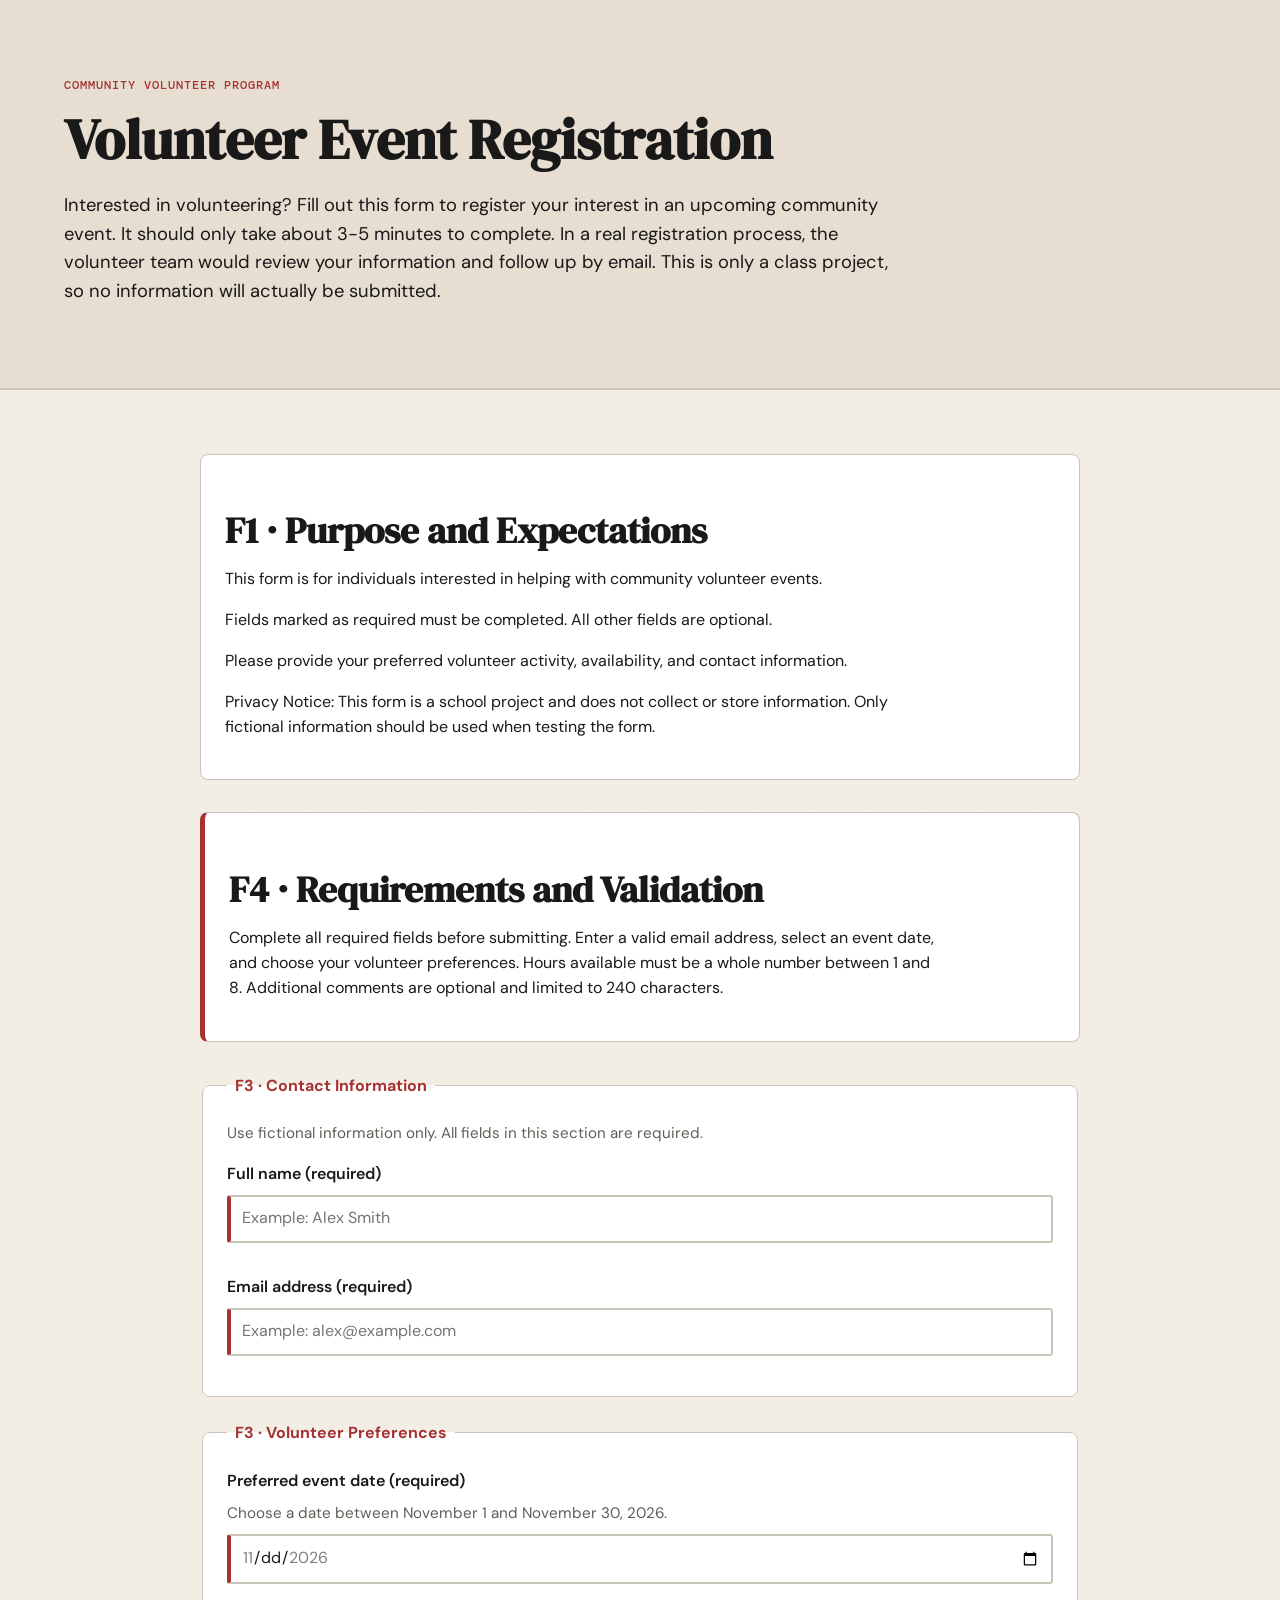
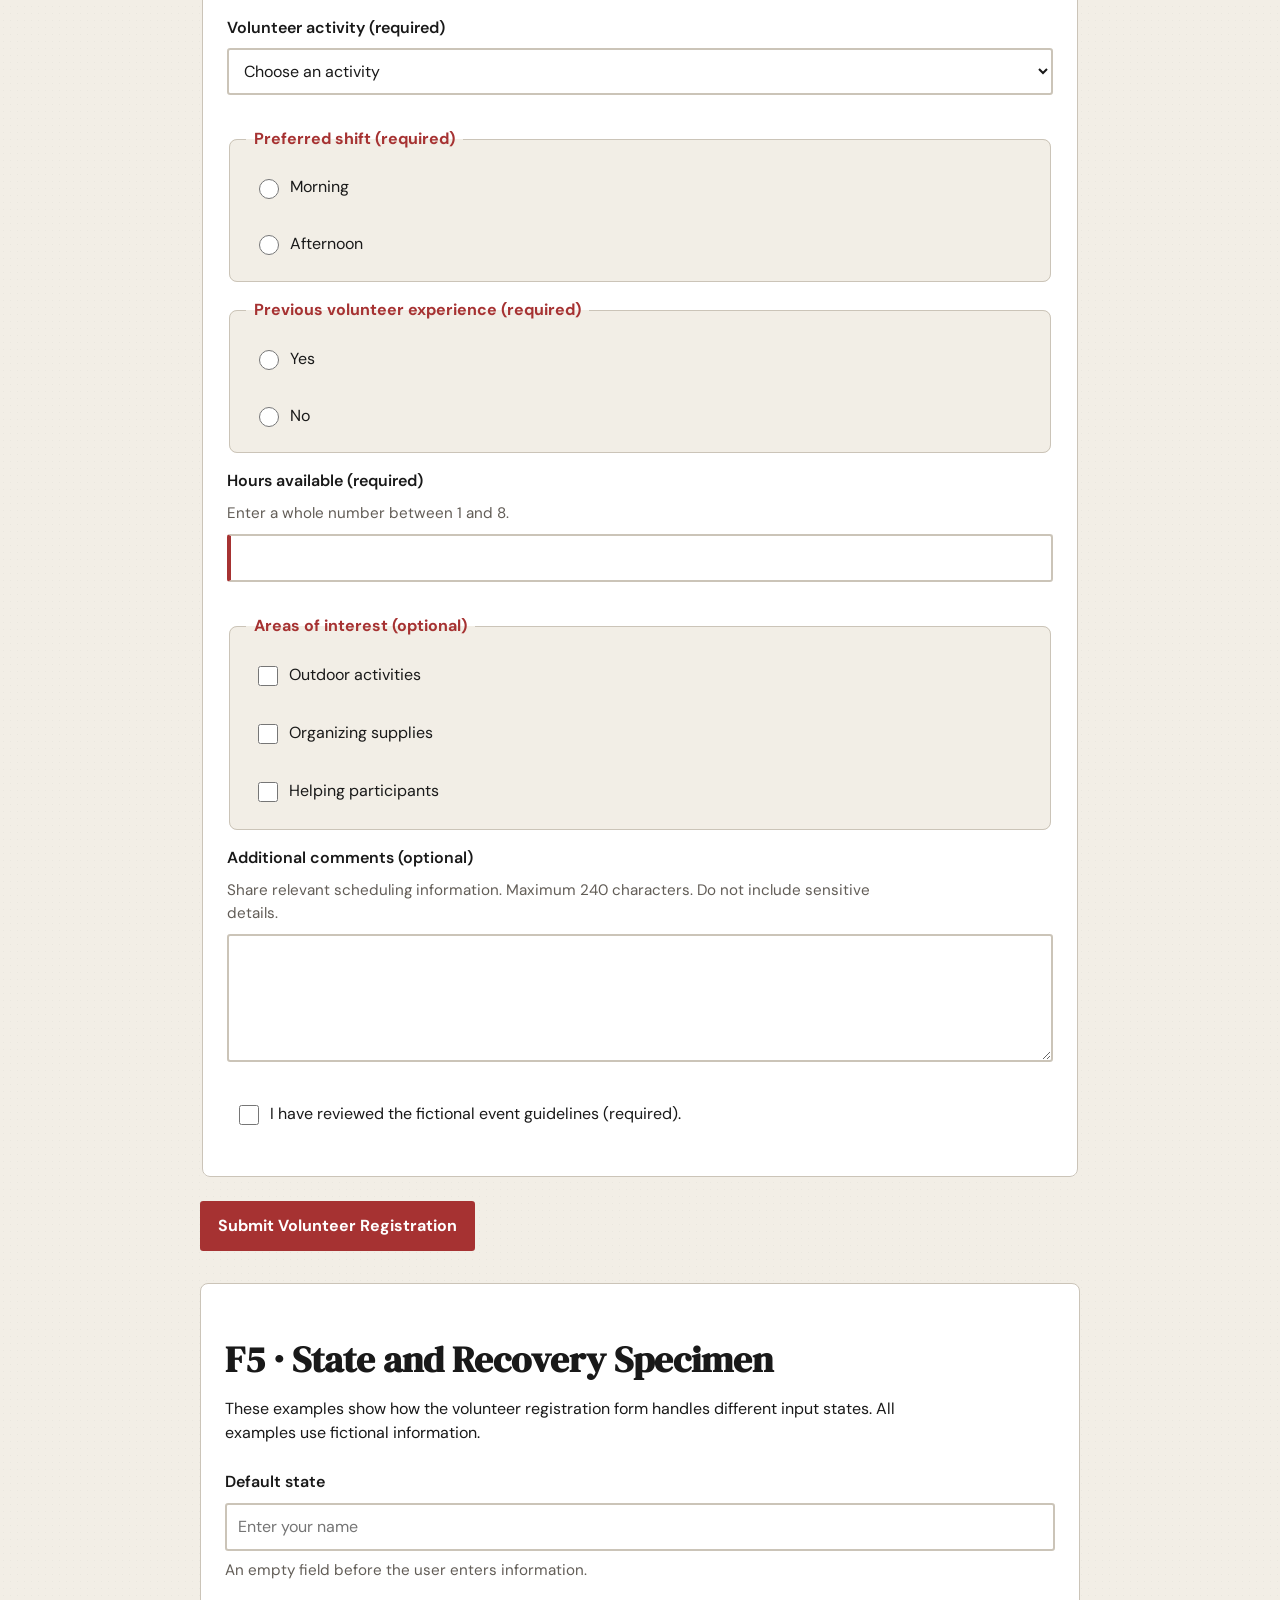
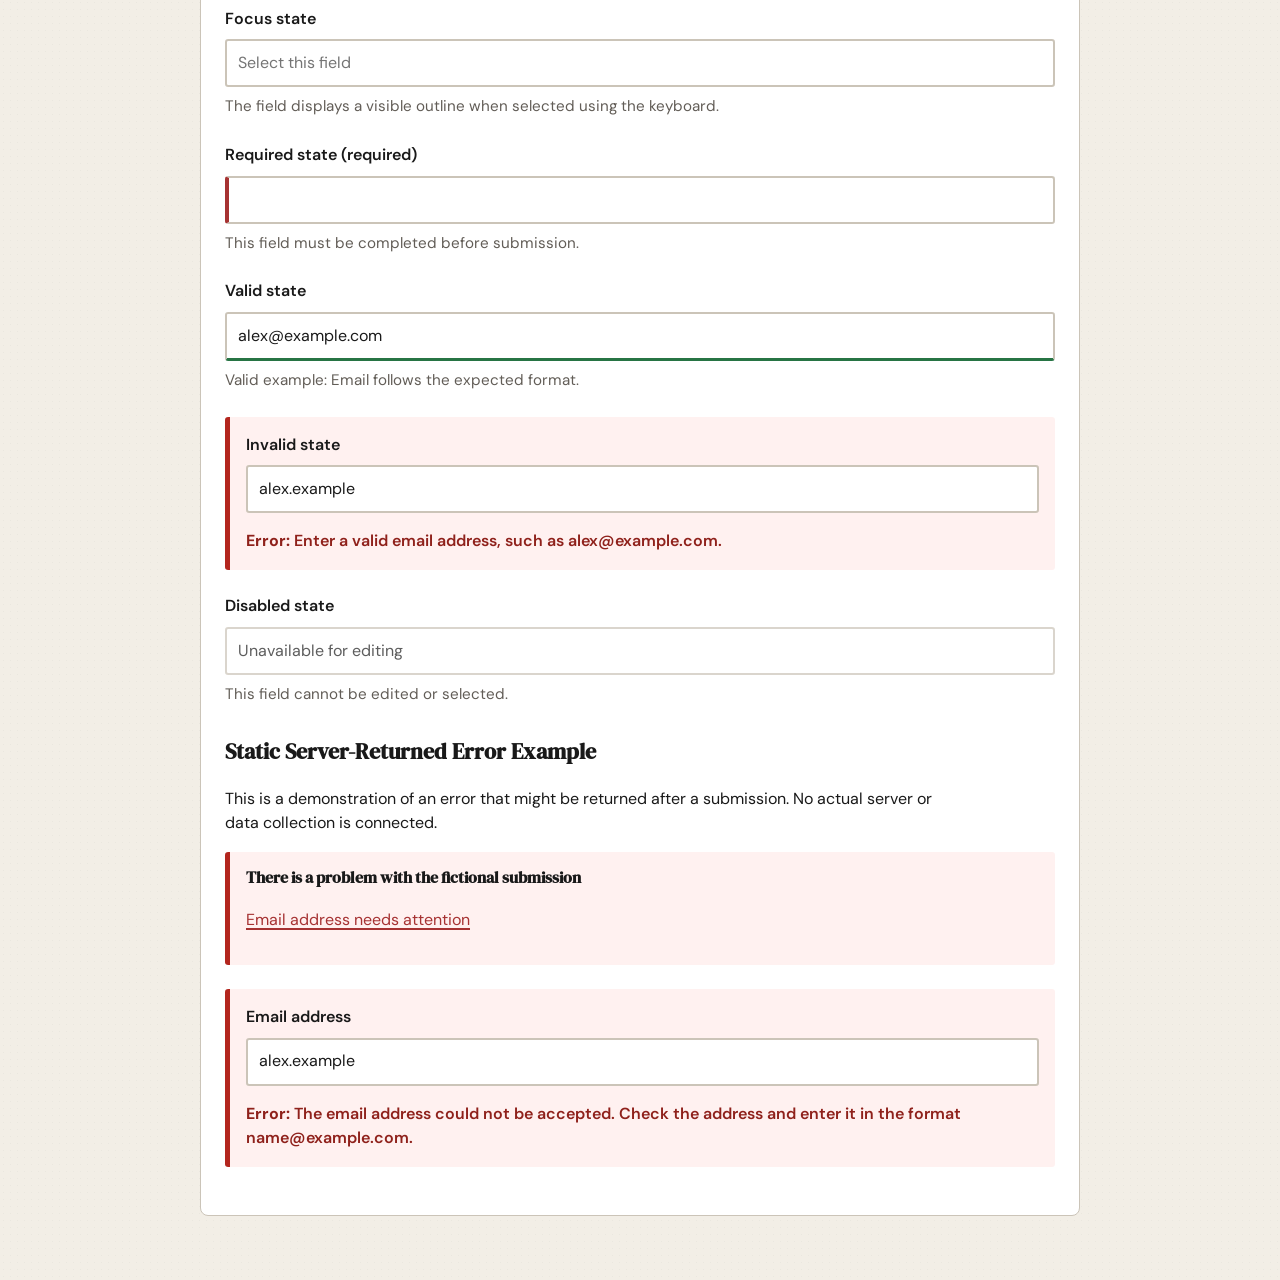
<file: index.html>
<!doctype html>
<html lang="en">

<head>
    <meta charset="utf-8">
    <meta name="viewport" content="width=device-width,initial-scale=1">
    <title>Volunteer Event Registration</title>
    <link rel="preconnect" href="https://fonts.googleapis.com">
    <link rel="preconnect" href="https://fonts.gstatic.com" crossorigin>
    <link href="https://fonts.googleapis.com/css2?family=DM+Mono:wght@400;500&family=DM+Sans:wght@400;500;600;700&family=DM+Serif+Display&display=swap" rel="stylesheet">
    <link rel="stylesheet" href="styles.css">
</head>

<body>
    <header class="page-header">
        <p class="eyebrow">Community Volunteer Program</p>
        <h1>Volunteer Event Registration</h1>
        <p class="lede">
            Interested in volunteering? Fill out this form to register your interest in an upcoming community event. It should only take about 3-5 minutes to complete. In a real registration process, the volunteer team would review your information and follow up
            by email. This is only a class project, so no information will actually be submitted.
        </p>
    </header>
    <main>
        <section id="expectations">
            <h2>F1 · Purpose and Expectations</h2>
            <p>
                This form is for individuals interested in helping with community volunteer events.
            </p>

            <p>
                Fields marked as required must be completed. All other fields are optional.
            </p>

            <p>
                Please provide your preferred volunteer activity, availability, and contact information.
            </p>

            <p>
                Privacy Notice: This form is a school project and does not collect or store information. Only fictional information should be used when testing the form.
            </p>
        </section>
        <!-- F4: Requirements and Validation -->
        <section id="requirements">
            <h2>F4 · Requirements and Validation</h2>
            <p>
                Complete all required fields before submitting. Enter a valid email address, select an event date, and choose your volunteer preferences. Hours available must be a whole number between 1 and 8. Additional comments are optional and limited to 240 characters.
            </p>
        </section>

        <!-- F3: Semantic Volunteer Registration Form -->
        <form action="#" method="post">

            <fieldset>
                <legend>F3 · Contact Information</legend>
                <p class="help">
                    Use fictional information only. All fields in this section are required.
                </p>

                <div class="field">
                    <label for="full_name">Full name (required)</label>
                    <input type="text" id="full_name" name="full_name" autocomplete="name" placeholder="Example: Alex Smith" required>
                </div>

                <div class="field">
                    <label for="email">Email address (required)</label>
                    <input type="email" id="email" name="email" autocomplete="email" placeholder="Example: alex@example.com" required>
                </div>
            </fieldset>

            <fieldset>
                <legend>F3 · Volunteer Preferences</legend>

                <div class="field">
                    <label for="event_date">
                Preferred event date (required)
            </label>
                    <p class="help" id="date-help">
                        Choose a date between November 1 and November 30, 2026.
                    </p>
                    <input type="date" id="event_date" name="event_date" min="2026-11-01" max="2026-11-30" aria-describedby="date-help" required>
                </div>

                <div class="field">
                    <label for="activity">
                Volunteer activity (required)
            </label>
                    <select id="activity" name="activity" required>
                <option value="">Choose an activity</option>
                <option value="setup">Event setup</option>
                <option value="cleanup">Event cleanup</option>
                <option value="registration">
                    Registration assistance
                </option>
            </select>
                </div>

                <fieldset>
                    <legend>Preferred shift (required)</legend>

                    <label class="choice">
                <input type="radio" name="shift"
                       value="morning" required>
                Morning
            </label>

                    <label class="choice">
                <input type="radio" name="shift"
                       value="afternoon">
                Afternoon
            </label>
                </fieldset>

                <fieldset>
                    <legend>Previous volunteer experience (required)</legend>

                    <label class="choice">
                <input type="radio" name="experience"
                       value="yes" required>
                Yes
            </label>

                    <label class="choice">
                <input type="radio" name="experience"
                       value="no">
                No
            </label>
                </fieldset>

                <div class="field">
                    <label for="hours">
                Hours available (required)
            </label>
                    <p class="help" id="hours-help">
                        Enter a whole number between 1 and 8.
                    </p>
                    <input type="number" id="hours" name="hours" min="1" max="8" step="1" aria-describedby="hours-help" required>
                </div>

                <fieldset>
                    <legend>Areas of interest (optional)</legend>

                    <label class="choice">
                <input type="checkbox" name="interests"
                       value="outdoors">
                Outdoor activities
            </label>

                    <label class="choice">
                <input type="checkbox" name="interests"
                       value="organizing">
                Organizing supplies
            </label>

                    <label class="choice">
                <input type="checkbox" name="interests"
                       value="helping">
                Helping participants
            </label>
                </fieldset>

                <div class="field">
                    <label for="comments">
                Additional comments (optional)
            </label>
                    <p class="help" id="comments-help">
                        Share relevant scheduling information. Maximum 240 characters. Do not include sensitive details.
                    </p>
                    <textarea id="comments" name="comments" rows="4" maxlength="240" aria-describedby="comments-help"></textarea>
                </div>

                <div class="field">
                    <label class="choice">
                <input type="checkbox" name="guidelines"
                       value="agreed" required>
                I have reviewed the fictional event
                guidelines (required).
            </label>
                </div>
            </fieldset>

            <button type="submit">
        Submit Volunteer Registration
    </button>

        </form>


        <section id="states">
            <h2>F5 · State and Recovery Specimen</h2>

            <p>
                These examples show how the volunteer registration form handles different input states. All examples use fictional information.
            </p>

            <div class="field">
                <label for="state-default">Default state</label>
                <input type="text" id="state-default" placeholder="Enter your name">
                <p class="help">
                    An empty field before the user enters information.
                </p>
            </div>

            <div class="field">
                <label for="state-focus">Focus state</label>
                <input type="text" id="state-focus" placeholder="Select this field">
                <p class="help">
                    The field displays a visible outline when selected using the keyboard.
                </p>
            </div>

            <div class="field">
                <label for="state-required">
            Required state (required)
        </label>
                <input type="text" id="state-required" required>
                <p class="help">
                    This field must be completed before submission.
                </p>
            </div>

            <div class="field">
                <label for="state-valid">Valid state</label>
                <input type="email" id="state-valid" value="alex@example.com" readonly>
                <p class="help">
                    Valid example: Email follows the expected format.
                </p>
            </div>

            <div class="field field-error">
                <label for="state-invalid">Invalid state</label>
                <input type="email" id="state-invalid" value="alex.example" aria-invalid="true" aria-describedby="invalid-message">
                <p id="invalid-message">
                    <strong>Error:</strong> Enter a valid email address, such as alex@example.com.
                </p>
            </div>

            <div class="field">
                <label for="state-disabled">Disabled state</label>
                <input type="text" id="state-disabled" value="Unavailable for editing" disabled>
                <p class="help">
                    This field cannot be edited or selected.
                </p>
            </div>

            <h3>Static Server-Returned Error Example</h3>

            <p>
                This is a demonstration of an error that might be returned after a submission. No actual server or data collection is connected.
            </p>

            <div class="error-summary" role="alert">
                <h4>There is a problem with the fictional submission</h4>
                <p>
                    <a href="#error-example">
                Email address needs attention
            </a>
                </p>
            </div>

            <div class="field field-error">
                <label for="error-example">Email address</label>
                <input type="email" id="error-example" value="alex.example" aria-invalid="true" aria-describedby="error-message">
                <p id="error-message">
                    <strong>Error:</strong> The email address could not be accepted. Check the address and enter it in the format name@example.com.
                </p>
            </div>

        </section>

    </main>
</body>

</html>
</file>
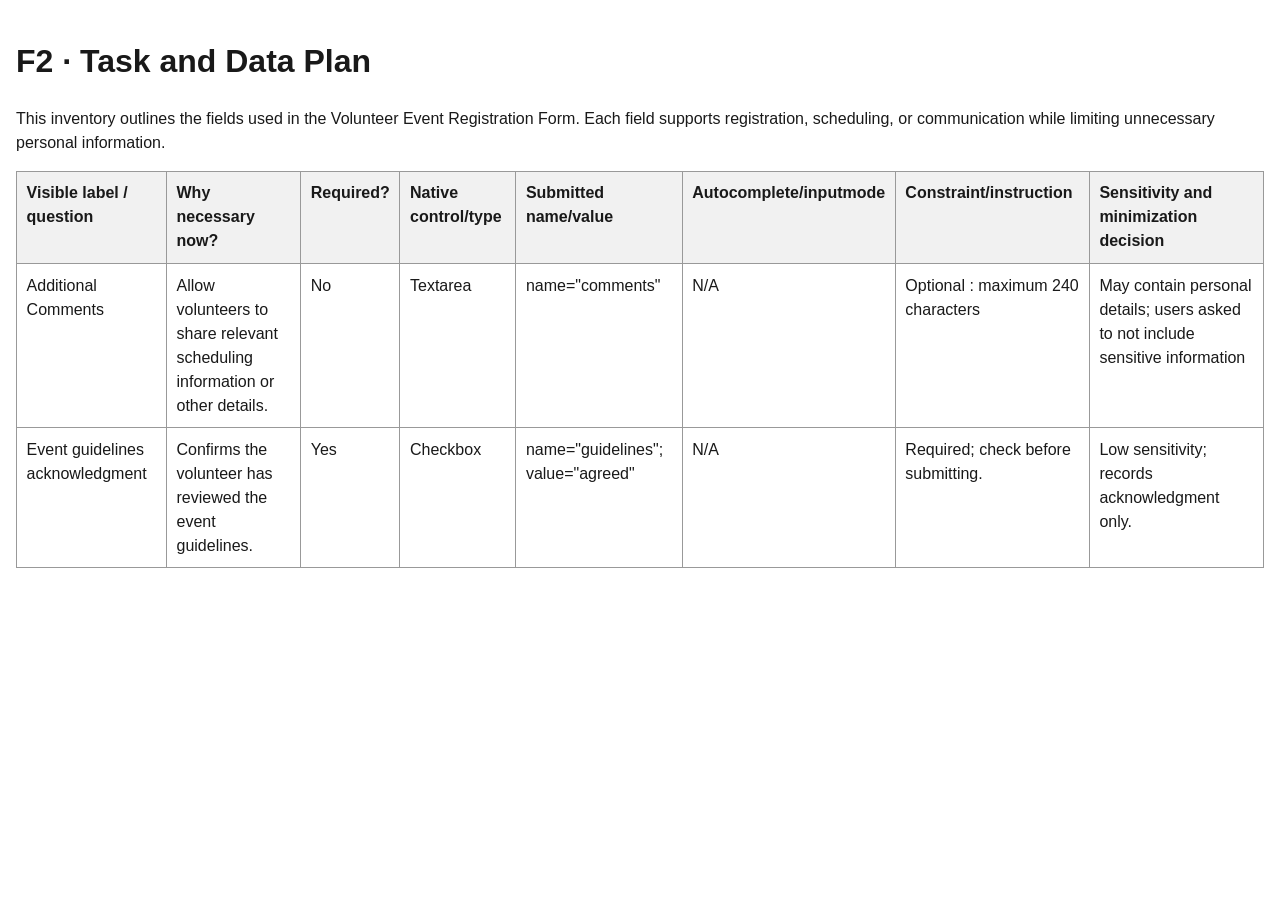
<file: field-inventory-template.html>
<!doctype html>
<html lang="en">

<head>
    <meta charset="utf-8">
    <meta name="viewport" content="width=device-width,initial-scale=1">
    <title>Field Inventory</title>
    <style>
        body {
            font-family: Arial, sans-serif;
            line-height: 1.5;
            max-width: 80rem;
            margin: auto;
            padding: 1rem;
            color: #191919;
        }
        
        table {
            width: 100%;
            border-collapse: collapse;
        }
        
        th,
        td {
            padding: .6rem;
            border: 1px solid #999;
            text-align: left;
            vertical-align: top;
        }
        
        th {
            background: #f1f1f1;
        }
    </style>
</head>

<body>
    <h1>F2 · Task and Data Plan</h1>
    <p>
        This inventory outlines the fields used in the Volunteer Event Registration Form. Each field supports registration, scheduling, or communication while limiting unnecessary personal information.
    </p>
    <table>
        <thead>
            <tr>
                <th>Visible label / question</th>
                <th>Why necessary now?</th>
                <th>Required?</th>
                <th>Native control/type</th>
                <th>Submitted name/value</th>
                <th>Autocomplete/inputmode</th>
                <th>Constraint/instruction</th>
                <th>Sensitivity and minimization decision</th>
            </tr>
        </thead>
        <tbody>
            <tr>
                <td>Additional Comments</td>
                <td>Allow volunteers to share relevant scheduling information or other details.</td>
                <td>No</td>
                <td>Textarea</td>
                <td>name="comments"</td>
                <td> N/A</td>
                <td>Optional : maximum 240 characters</td>
                <td>May contain personal details; users asked to not include sensitive information</td>
            </tr>
            <tr>
                <td>Event guidelines acknowledgment</td>
                <td>Confirms the volunteer has reviewed the event guidelines.</td>
                <td>Yes</td>
                <td>Checkbox</td>
                <td>name="guidelines"; value="agreed"</td>
                <td>N/A</td>
                <td>Required; check before submitting.</td>
                <td>Low sensitivity; records acknowledgment only.</td>
            </tr>
        </tbody>
    </table>
</body>

</html>
</file>
<file: styles.css>
/* F6: Design tokens from Module 1 */

:root {
    /* Foundation colors */
    --paper: #f2eee6;
    --ink: #191919;
    --white: #ffffff;
    --red: #a63232;
    --pink: #d9a6a6;
    --stone: #cbc4b8;
    --plum: #6f2f5f;
    --cream: #e7ddd0;
    /* Semantic colors */
    --color-bg: var(--paper);
    --color-surface: var(--white);
    --color-text: var(--ink);
    --color-muted: #625d57;
    --color-action: var(--red);
    --color-action-text: var(--white);
    --color-accent: var(--pink);
    --color-border: var(--stone);
    --color-focus: var(--plum);
    --color-soft: var(--cream);
    --color-error: #b3261e;
    /* Typography */
    --font-display: "DM Serif Display", Georgia, serif;
    --font-body: "DM Sans", Arial, sans-serif;
    --font-mono: "DM Mono", "Courier New", monospace;
    --text-small: 0.78rem;
    --text-base: 1rem;
    --text-large: 1.15rem;
    --text-heading: clamp(2rem, 5vw, 3.5rem);
    /* Spacing */
    --space-1: 0.25rem;
    --space-2: 0.5rem;
    --space-3: 1rem;
    --space-4: 1.5rem;
    --space-5: 2rem;
    --space-6: 4rem;
    /* Sizing */
    --measure: 65ch;
    --content-width: 72rem;
    /* Shape and elevation */
    --radius-sm: 0.2rem;
    --radius-md: 0.5rem;
    --shadow-1: 0.35rem 0.4rem 0 rgb(25 25 25 / 0.14);
}


/* =========================================
   SELECTIVE RESET
   ========================================= */

*,
*::before,
*::after {
    box-sizing: border-box;
}

body {
    margin: 0;
}

input,
button,
textarea,
select {
    font: inherit;
}

p,
h1,
h2,
h3,
h4 {
    overflow-wrap: break-word;
}


/* =========================================
   GLOBAL STYLES
   ========================================= */

body {
    background: radial-gradient( rgb(25 25 25 / 0.035) 0.7px, transparent 0.7px), var(--color-bg);
    background-size: 7px 7px;
    color: var(--color-text);
    font-family: var(--font-body);
    font-size: var(--text-base);
    line-height: 1.55;
}

h1,
h2,
h3,
h4 {
    font-family: var(--font-display);
    line-height: 1.15;
}

h2 {
    font-size: clamp(1.6rem, 4vw, 2.3rem);
}

h3 {
    font-size: 1.4rem;
}

p {
    max-width: var(--measure);
}

a {
    color: var(--color-action);
    text-decoration-thickness: 0.1em;
    text-underline-offset: 0.2em;
}

a:hover {
    text-decoration-thickness: 0.2em;
}


/* =========================================
   PAGE HEADER
   ========================================= */

.page-header {
    padding: clamp(2rem, 6vw, 4rem);
    background: var(--color-soft);
    border-bottom: 2px solid var(--color-border);
}

.eyebrow {
    color: var(--color-action);
    font-family: var(--font-mono);
    font-size: var(--text-small);
    font-weight: 500;
    letter-spacing: 0.08em;
    text-transform: uppercase;
}

h1 {
    margin: var(--space-2) 0 var(--space-3);
    font-size: var(--text-heading);
}

.lede {
    max-width: var(--measure);
    font-size: var(--text-large);
}


/* =========================================
   MAIN LAYOUT
   ========================================= */

main {
    width: min(calc(100% - 2rem), 55rem);
    margin-inline: auto;
    padding-block: var(--space-4);
}

section {
    margin-block: var(--space-5);
}

section>h2 {
    margin-bottom: var(--space-3);
    color: var(--color-text);
}

#expectations,
#requirements,
#documentation {
    padding: var(--space-4);
    background: var(--color-surface);
    border: 1px solid var(--color-border);
    border-radius: var(--radius-md);
}

#requirements {
    border-left: 5px solid var(--color-action);
}


/* =========================================
   FORM LAYOUT
   ========================================= */

form {
    display: grid;
    gap: var(--space-4);
    margin-block: var(--space-5);
}

fieldset {
    min-width: 0;
    display: grid;
    gap: var(--space-3);
    padding: var(--space-4);
    background: var(--color-surface);
    border: 1px solid var(--color-border);
    border-radius: var(--radius-md);
}

fieldset fieldset {
    padding: var(--space-3);
    background: var(--color-bg);
}

legend {
    padding-inline: var(--space-2);
    color: var(--color-action);
    font-weight: 700;
}

.field {
    display: grid;
    gap: var(--space-2);
    margin-bottom: var(--space-3);
}

label {
    font-weight: 600;
}

.help {
    margin: 0;
    color: var(--color-muted);
    font-size: 0.95rem;
}


/* =========================================
   INPUTS AND CONTROLS
   ========================================= */

input:not([type="radio"]):not([type="checkbox"]),
select,
textarea {
    width: 100%;
    min-width: 0;
    min-height: 2.7rem;
    padding: 0.6rem 0.7rem;
    background: var(--color-surface);
    color: var(--color-text);
    border: 2px solid var(--color-border);
    border-radius: var(--radius-sm);
}

textarea {
    min-height: 8rem;
    resize: vertical;
}

.choice {
    display: flex;
    align-items: flex-start;
    gap: var(--space-2);
    padding: var(--space-2);
    font-weight: 400;
}

.choice input {
    width: 1.25rem;
    height: 1.25rem;
    flex-shrink: 0;
    margin-top: 0.2rem;
    accent-color: var(--color-action);
}


/* =========================================
   BUTTONS - MODULE 1 STYLE
   ========================================= */

button {
    justify-self: start;
    min-height: 2.7rem;
    padding: 0.65rem 1rem;
    background: var(--color-action);
    color: var(--color-action-text);
    border: 2px solid var(--color-action);
    border-radius: var(--radius-sm);
    font-weight: 700;
    cursor: pointer;
    transition: transform 120ms ease, box-shadow 120ms ease;
}

button:hover:not(:disabled) {
    transform: translateY(-2px);
    box-shadow: 0.2rem 0.2rem 0 var(--color-border);
}

button:active:not(:disabled) {
    transform: translateY(1px);
    box-shadow: none;
}

button:disabled {
    opacity: 0.4;
    cursor: not-allowed;
}


/* =========================================
   KEYBOARD FOCUS - MODULE 1 STYLE
   ========================================= */

:focus-visible {
    outline: 3px dashed var(--color-focus);
    outline-offset: 4px;
}


/* =========================================
   FORM VALIDATION STATES
   ========================================= */


/* Required fields */

input:required:not([type="radio"]):not([type="checkbox"]) {
    border-left: 4px solid var(--color-action);
}


/* Valid example */

#state-valid {
    border-bottom: 3px solid #277444;
}


/* Error states */

.error-summary,
.field-error {
    padding: var(--space-3);
    background: #fff1f0;
    border-left: 5px solid var(--color-error);
    border-radius: var(--radius-sm);
}

.field-error input,
input[aria-invalid="true"] {
    border: 2px solid var(--color-error);
}

.field-error p {
    margin: var(--space-2) 0 0;
    color: #8f211b;
    font-weight: 600;
}


/* Disabled state */

input:disabled,
select:disabled,
textarea:disabled {
    background: var(--color-soft);
    color: var(--color-muted);
    opacity: 0.7;
    cursor: not-allowed;
}


/* =========================================
   F5 STATE EXAMPLES
   ========================================= */

#states {
    padding: var(--space-4);
    background: var(--color-surface);
    border: 1px solid var(--color-border);
    border-radius: var(--radius-md);
}

#states>.field {
    margin-block: var(--space-4);
}

#states h3 {
    margin-top: var(--space-5);
}

.error-summary {
    margin-block: var(--space-3);
}

.error-summary h4 {
    margin-top: 0;
}


/* =========================================
   RESPONSIVE DESIGN
   ========================================= */

@media (min-width: 48rem) {
    main {
        padding-block: var(--space-5);
    }
    .paired-fields {
        display: grid;
        grid-template-columns: 1fr 1fr;
        gap: var(--space-3);
    }
}

@media (max-width: 20rem) {
    .page-header {
        padding: var(--space-4);
    }
    fieldset,
    #states,
    #expectations,
    #requirements,
    #documentation {
        padding: var(--space-3);
    }
}

@media (prefers-reduced-motion: reduce) {
    button {
        transition: none;
    }
}
</file>
